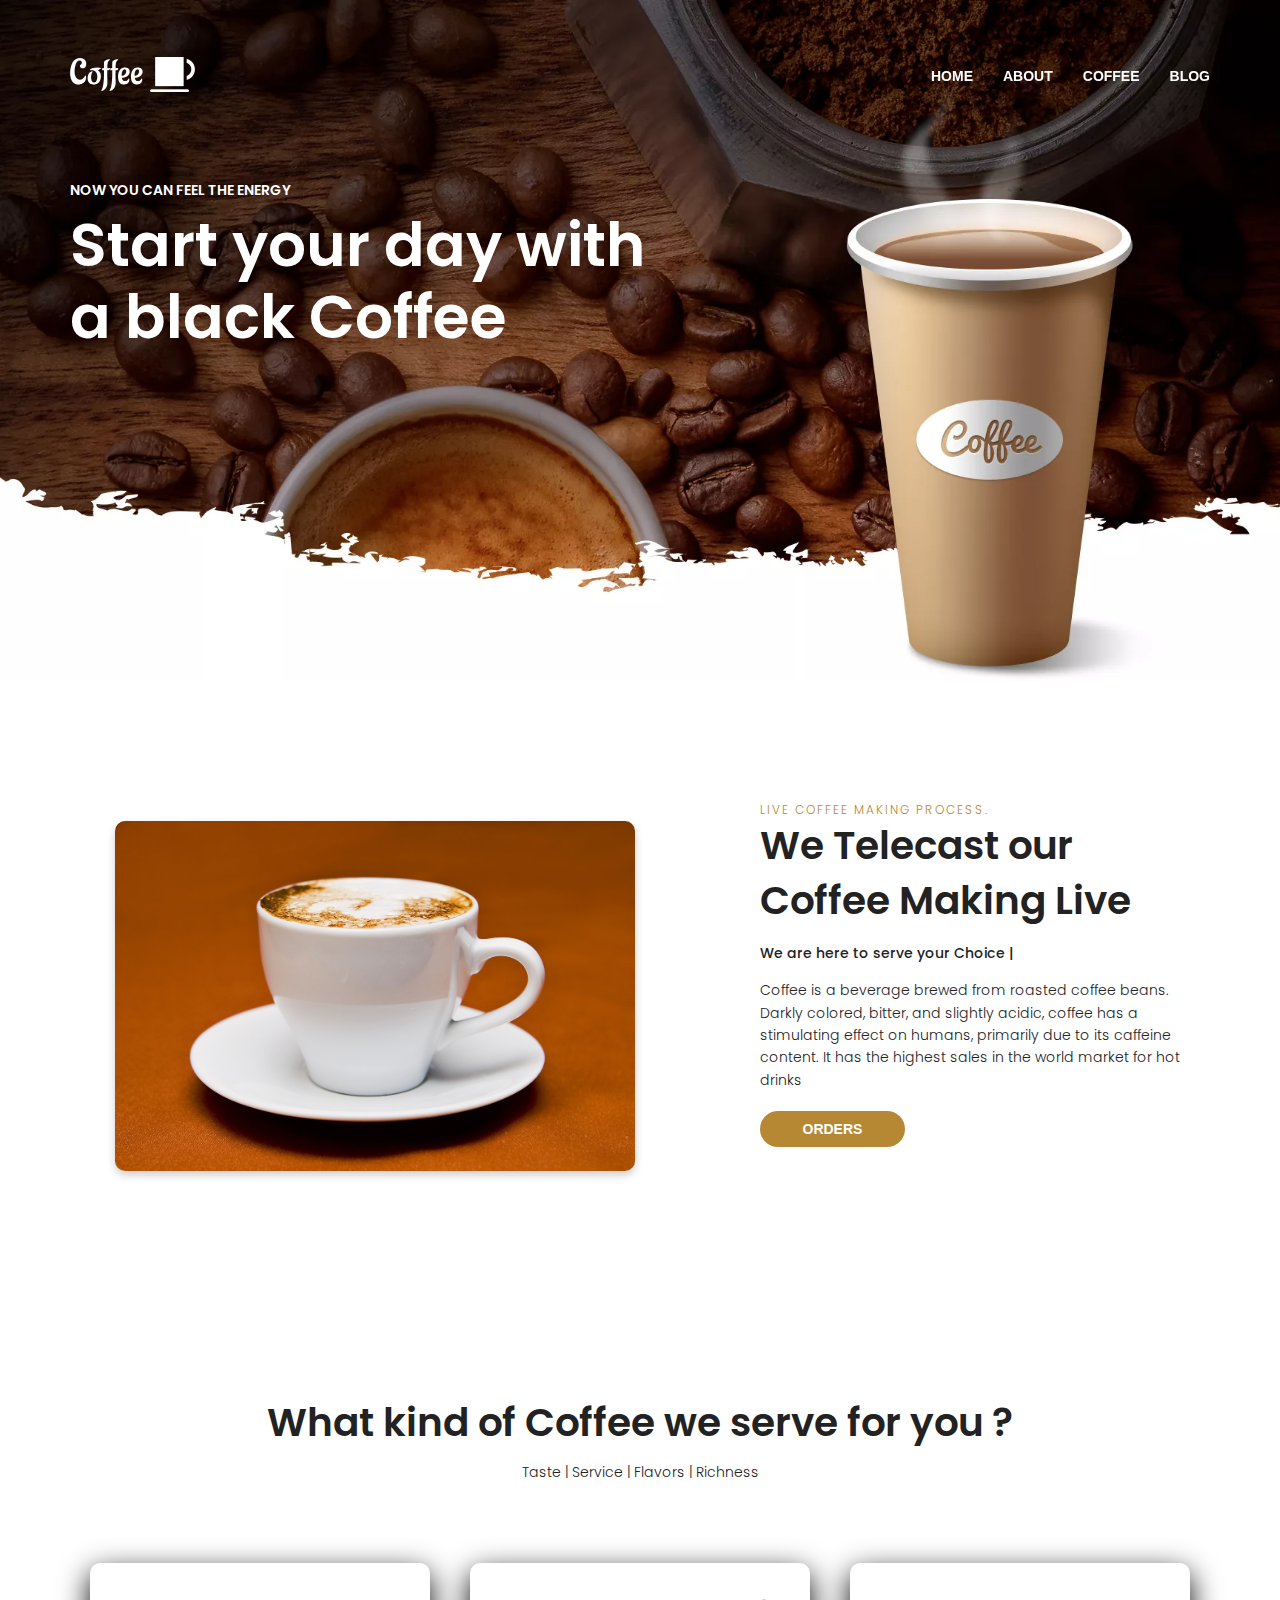
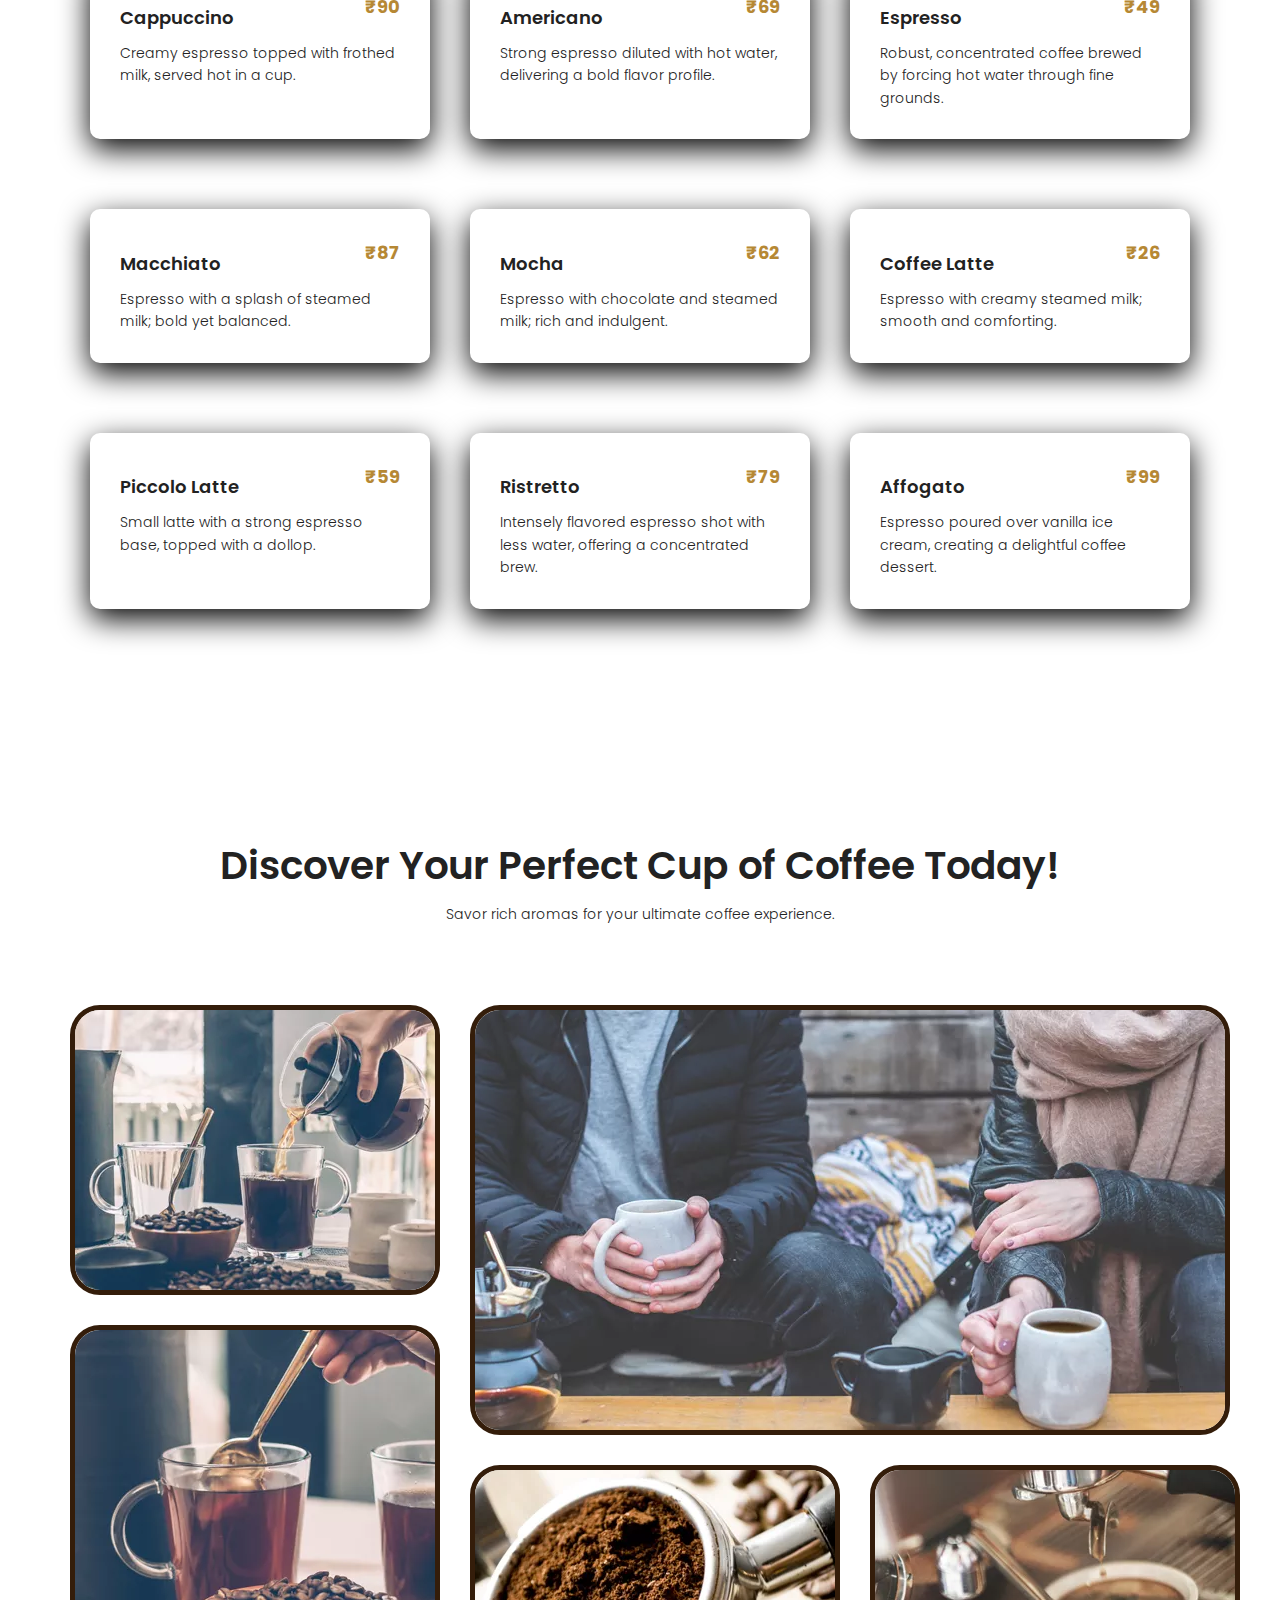
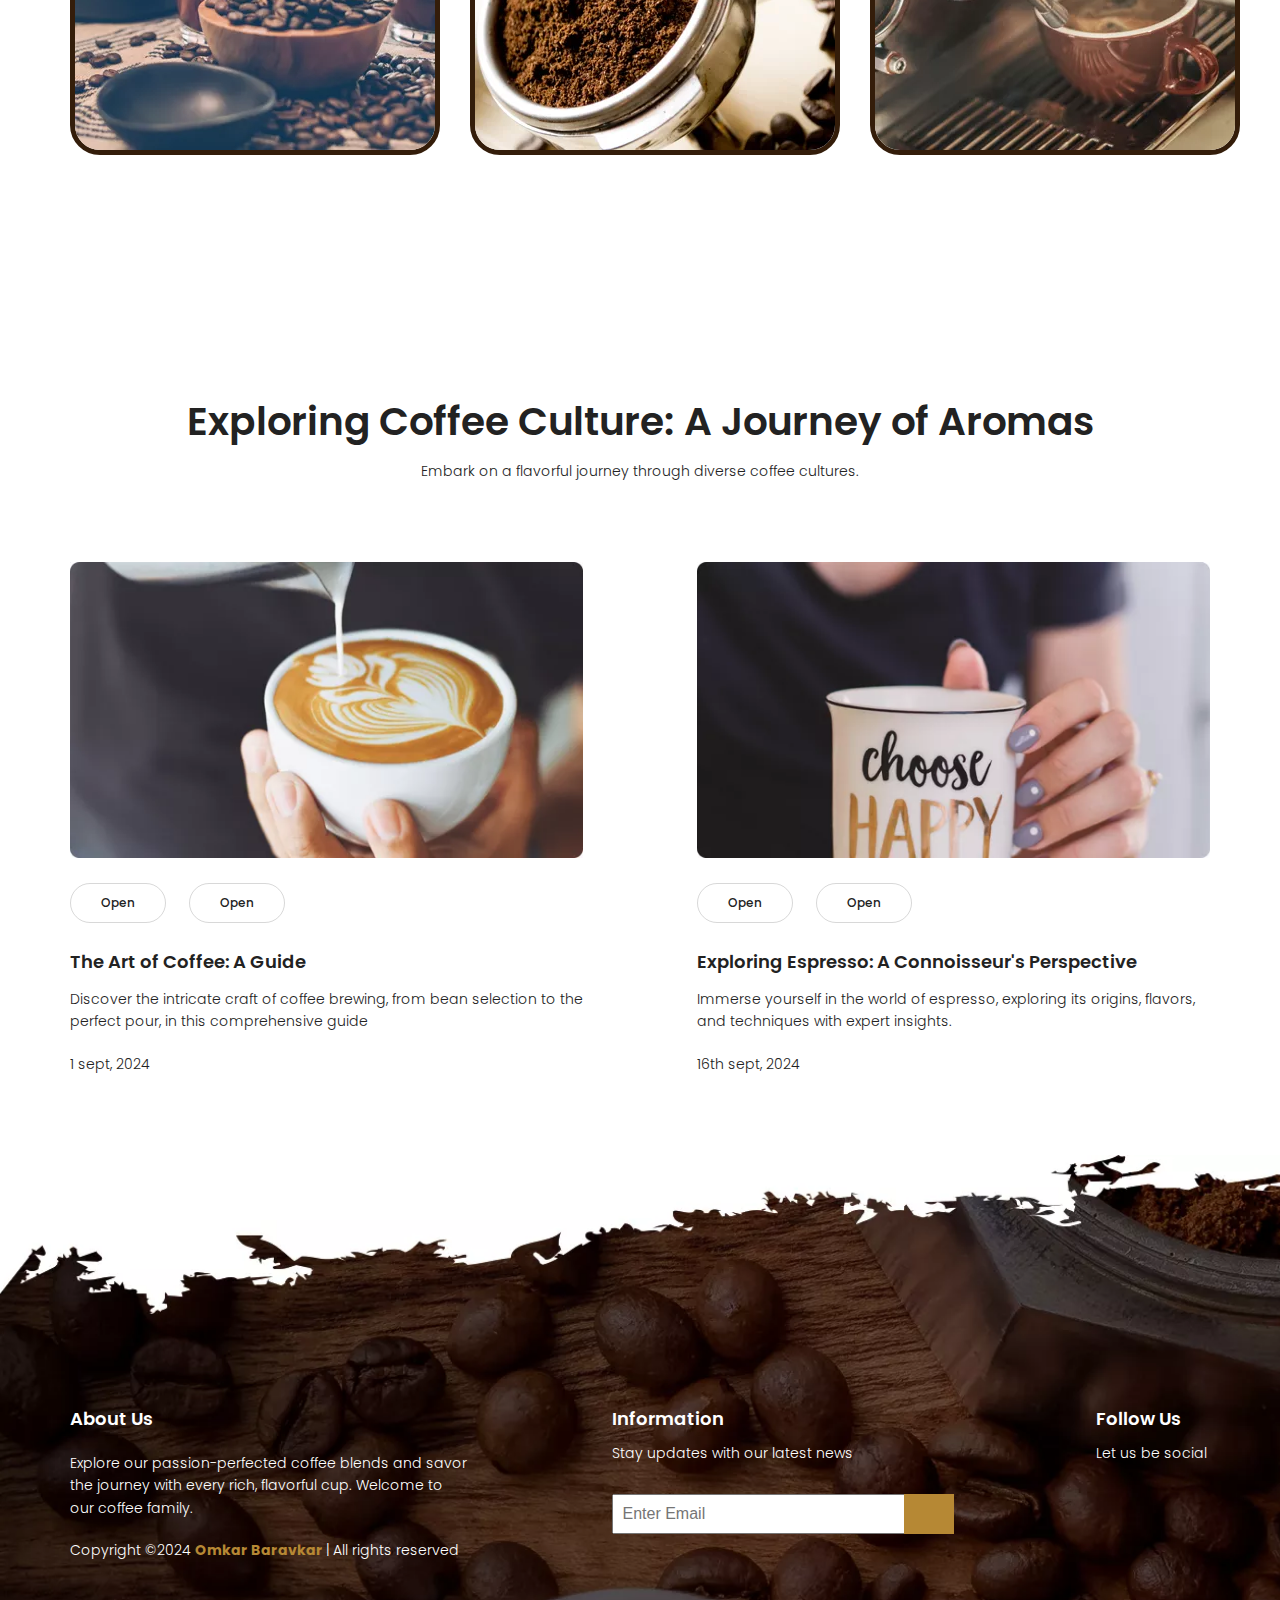
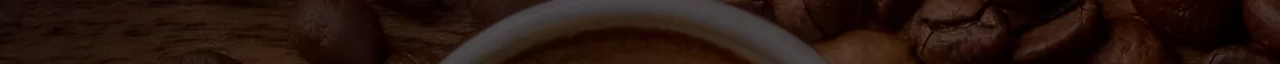
<file: index.html>
<!DOCTYPE html>
<html lang="en">
<head>
    <meta charset="UTF-8">
    <meta name="viewport" content="width=device-width, initial-scale=1.0">
    <title>Coffee Shop Website</title>
    <link rel="stylesheet" href="style.css">
    <link
        href="https://fonts.googleapis.com/css?family=Poppins:100,100italic,200,200italic,300,300italic,regular,italic,500,500italic,600,600italic,700,700italic,800,800italic,900,900italic"
        rel="stylesheet" />
    <link rel='stylesheet' href='https://cdnjs.cloudflare.com/ajax/libs/font-awesome/6.5.2/css/all.css'
        integrity='sha512-U9Y1sGB3sLIpZm3ePcrKbXVhXlnQNcuwGQJ2WjPjnp6XHqVTdgIlbaDzJXJIAuCTp3y22t+nhI4B88F/5ldjFA=='
        crossorigin='anonymous' />
</head>
<body>
    <div class="main-container">
        <header class="header-section">
            <div class="header-section__top-bar responsive-container">
            <marquee>
                <ul class="header-section__top-bar-text">
                    <li>
                        <p>Mon-Fri: 8am to 2pm</p>
                    </li>
                    <li>
                        <p>Sat-Sun: 11am to 4pm</p>
                    </li>
                    <li>
                        <p>9309-283-954</p>
                    </li>
                </ul>
            </marquee>
            </div>
            <nav class="header-section__nav responsive-container">
                <div class="navbar__logo-div">
                    <img class="navbar__logo" src="./Images/Coffee-logo.png" alt="Coffee Logo">
                </div>
                <div class="navbar__links-div">
                    <ul class="navbar__links">
                        <li><a href="#section-1" class="white-clr">HOME</a></li>
                        <li><a href="#section-2" class="white-clr">ABOUT</a></li>
                        <li><a href="#section-3" class="white-clr">COFFEE</a></li>
                        <li><a href="#section-6" class="white-clr">BLOG</a></li>
                    </ul>
                </div>
            </nav>
            <nav class="header-section__nav-mobile responsive-container">
                <div class="navbar__logo-div">
                    <img class="navbar__logo" src="./Images/Coffee-logo.png" alt="Coffee Logo">
                </div>
                <i class="fa-solid fa-bars"></i>
                <div class="navbar__links-div">
                    <ul class="navbar__links-mobile">
                        <li><a href="#section-1" class="white-clr">HOME</a></li>
                        <li><a href="#section-2" class="white-clr">ABOUT</a></li>
                        <li><a href="#section-3" class="white-clr">COFFEE</a></li>
                        <li><a href="#section-5" class="white-clr">REVIEW</a></li>
                        <li><a href="#section-6" class="white-clr">BLOG</a></li>
                    </ul>
                </div>
            </nav>
        </header>
        <main class="main-section">
            <section class="section-1" id="section-1">
                <div class="section-1-div  responsive-container">
                    <span class="section-1__span-text">NOW YOU CAN FEEL THE ENERGY</span>
                    <h1 class="section-1__main-heading">Start your day with <br> a black Coffee</h1>
                    
                </div>
            </section>
            <section class="section-2 responsive-container" id="section-2">
                <div class="section-2-left">
                    <img src="cup.jpg" alt="Image">                </div>
                <div class="section-2-right">
                    <span class="section-2-right__span">LIVE COFFEE MAKING PROCESS.</span>
                    <h2 class="section-2-right__h2 black-clr">We Telecast our Coffee Making Live</h2>
                    <h4 class="section-2-right__h4 black-clr">We are here to serve your Choice |</h4>
                    <p class="section-2-right__p black-clr">Coffee is a beverage brewed from roasted coffee beans. Darkly colored, bitter, and slightly acidic, coffee has a stimulating effect on humans, primarily due to its caffeine content. It has the highest sales in the world market for hot drinks</p>
                    <a href="orders.html">
                        <button class="section-2-right__button-secondary">ORDERS</button>
                      </a>
                </div>
            </section>
            <section class="section-3 responsive-container common-padding" id="section-3">
                <h2 class="section-3__h2 black-clr text-center">What kind of Coffee we serve for you ?</h2>
                <p class="section-3__p black-clr text-center">Taste | Service | Flavors | Richness</p>
                <div class="section-3__card-main-div">
                    <div class="section-3__card black-clr">
                        <div class="section-3__coffee-descp">
                            <h3>Cappuccino</h3>
                            <p>₹90</p>
                        </div>
                        <p>Creamy espresso topped with frothed milk, served hot in a cup.</p>
                    </div>
                    <div class="section-3__card black-clr">
                        <div class="section-3__coffee-descp">
                            <h3>Americano</h3>
                            <p>₹69</p>
                        </div>
                        <p>Strong espresso diluted with hot water, delivering a bold flavor profile.</p>
                    </div>
                    <div class="section-3__card black-clr">
                        <div class="section-3__coffee-descp">
                            <h3>Espresso</h3>
                            <p>₹49</p>
                        </div>
                        <p>Robust, concentrated coffee brewed by forcing hot water through fine grounds.</p>
                    </div>
                    <div class="section-3__card black-clr">
                        <div class="section-3__coffee-descp">
                            <h3>Macchiato</h3>
                            <p>₹87</p>
                        </div>
                        <p>Espresso with a splash of steamed milk; bold yet balanced.</p>
                    </div>
                    <div class="section-3__card black-clr">
                        <div class="section-3__coffee-descp">
                            <h3>Mocha</h3>
                            <p>₹62</p>
                        </div>
                        <p>Espresso with chocolate and steamed milk; rich and indulgent.</p>
                    </div>
                    <div class="section-3__card black-clr">
                        <div class="section-3__coffee-descp">
                            <h3>Coffee Latte</h3>
                            <p>₹26</p>
                        </div>
                        <p>Espresso with creamy steamed milk; smooth and comforting.</p>
                    </div>
                    <div class="section-3__card black-clr">
                        <div class="section-3__coffee-descp">
                            <h3>Piccolo Latte</h3>
                            <p>₹59</p>
                        </div>
                        <p>Small latte with a strong espresso base, topped with a dollop.</p>
                    </div>
                    <div class="section-3__card black-clr">
                        <div class="section-3__coffee-descp">
                            <h3>Ristretto</h3>
                            <p>₹79</p>
                        </div>
                        <p>Intensely flavored espresso shot with less water, offering a concentrated brew.</p>
                    </div>
                    <div class="section-3__card black-clr">
                        <div class="section-3__coffee-descp">
                            <h3>Affogato</h3>
                            <p>₹99</p>
                        </div>
                        <p>Espresso poured over vanilla ice cream, creating a delightful coffee dessert.</p>
                    </div>
                </div>
            </section>
            <section class="section-4 responsive-container common-padding" id="section-4">
                <h2 class="section-4__h2 black-clr text-center">Discover Your Perfect Cup of Coffee Today!</h2>
                <p class="section-4__p black-clr text-center">Savor rich aromas for your ultimate coffee experience.</p>
                <div class="section-4__img-div">
                    <img src="./Images/Section-4-Images/section-4-img-1.webp" alt="Section 4 Image 1">
                    <img src="./Images/Section-4-Images/section-4-img-2.webp" alt="Section 4 Image 2">
                    <img src="./Images/Section-4-Images/section-4-img-3.webp" alt="Section 4 Image 3">
                    <img src="./Images/Section-4-Images/section-4-img-4.webp" alt="Section 4 Image 4">
                    <img src="./Images/Section-4-Images/section-4-img-5.webp" alt="Section 4 Image 5">
                </div>
            </section>
          
            <section class="section-6 responsive-container" id="section-6">
                <h2 class="section-6__h2 black-clr text-center">Exploring Coffee Culture: A Journey of Aromas</h2>
                <p class="section-6__p black-clr text-center">Embark on a flavorful journey through diverse coffee
                    cultures.</p>
                <div class="section-6__blog-div">
                    <div class="section-6__blog">
                        <img src="./Images/Section-6-Images/Blog-image-1.webp" alt="Blog-image-1">
                        <div class="section-6__blog-category">
                            <a href="#">Open</a>
                            <a href="#">Open</a>
                        </div>
                        <h5 class="section-6__blog-title black-clr">The Art of Coffee: A Guide</h5>
                        <p class="section-6__blog-descp black-clr">Discover the intricate craft of coffee brewing, from
                            bean
                            selection to the perfect pour, in this comprehensive guide</p>
                        <p class="section-6__blog-date black-clr">1 sept, 2024</p>
                    </div>
                    <div class="section-6__blog">
                        <img src="./Images/Section-6-Images/Blog-image-2.webp" alt="Blog-image-2">
                        <div class="section-6__blog-category">
                            <a href="#">Open</a>
                            <a href="#">Open</a>
                        </div>
                        <h5 class="section-6__blog-title black-clr">Exploring Espresso: A Connoisseur's Perspective</h5>
                        <p class="section-6__blog-descp black-clr">Immerse yourself in the world of espresso, exploring
                            its
                            origins, flavors, and techniques with expert insights.</p>
                        <p class="section-6__blog-date black-clr">16th sept, 2024</p>
                    </div>
                </div>
            </section>
            <footer class="footer common-padding">
                <div class="responsive-container">
                    <div class="footer__about-div">
                        <h4>About Us</h4>
                        <p>Explore our passion-perfected coffee blends and savor the journey with every rich, flavorful cup. Welcome to our coffee family.</p>
                        <p class="footer_copyright-text">Copyright ©2024 <span>Omkar Baravkar </span> | All rights reserved</p>
                    </div>
                    <div class="footer__newsletter">
                        <h4>Information</h4>
                        <p>Stay updates with our latest news</p>
                        <div class="footer__search-div">
                            <input type="search" placeholder="Enter Email">
                            <button><i class="fa-solid fa-arrow-right"></i></button>
                            <p id="output"></p>
                        </div>
                    </div>
                    <div class="footer__follow-us">
                        <h4>Follow Us </h4>
                        <p>Let us be social</p>
                        <div class="footer__social-links">
                            <a href="https://www.instagram.com/omkar__baravkar/"><i class="fa-brands fa-instagram"></i></a>
                            <a href="https://github.com/omkarbaravkar12"><i class="fa-brands fa-github"></i></a>
                            <a href="https://www.linkedin.com/in/omkar-baravkar-4303a92b7/"><i class="fa-brands fa-linkedin"></i></a>
                        </div>
                    </div>
                </div>
            </footer>
        </main>
    </div>
    <script src="app.js" type="module"></script>
</body>
</html>
</file>
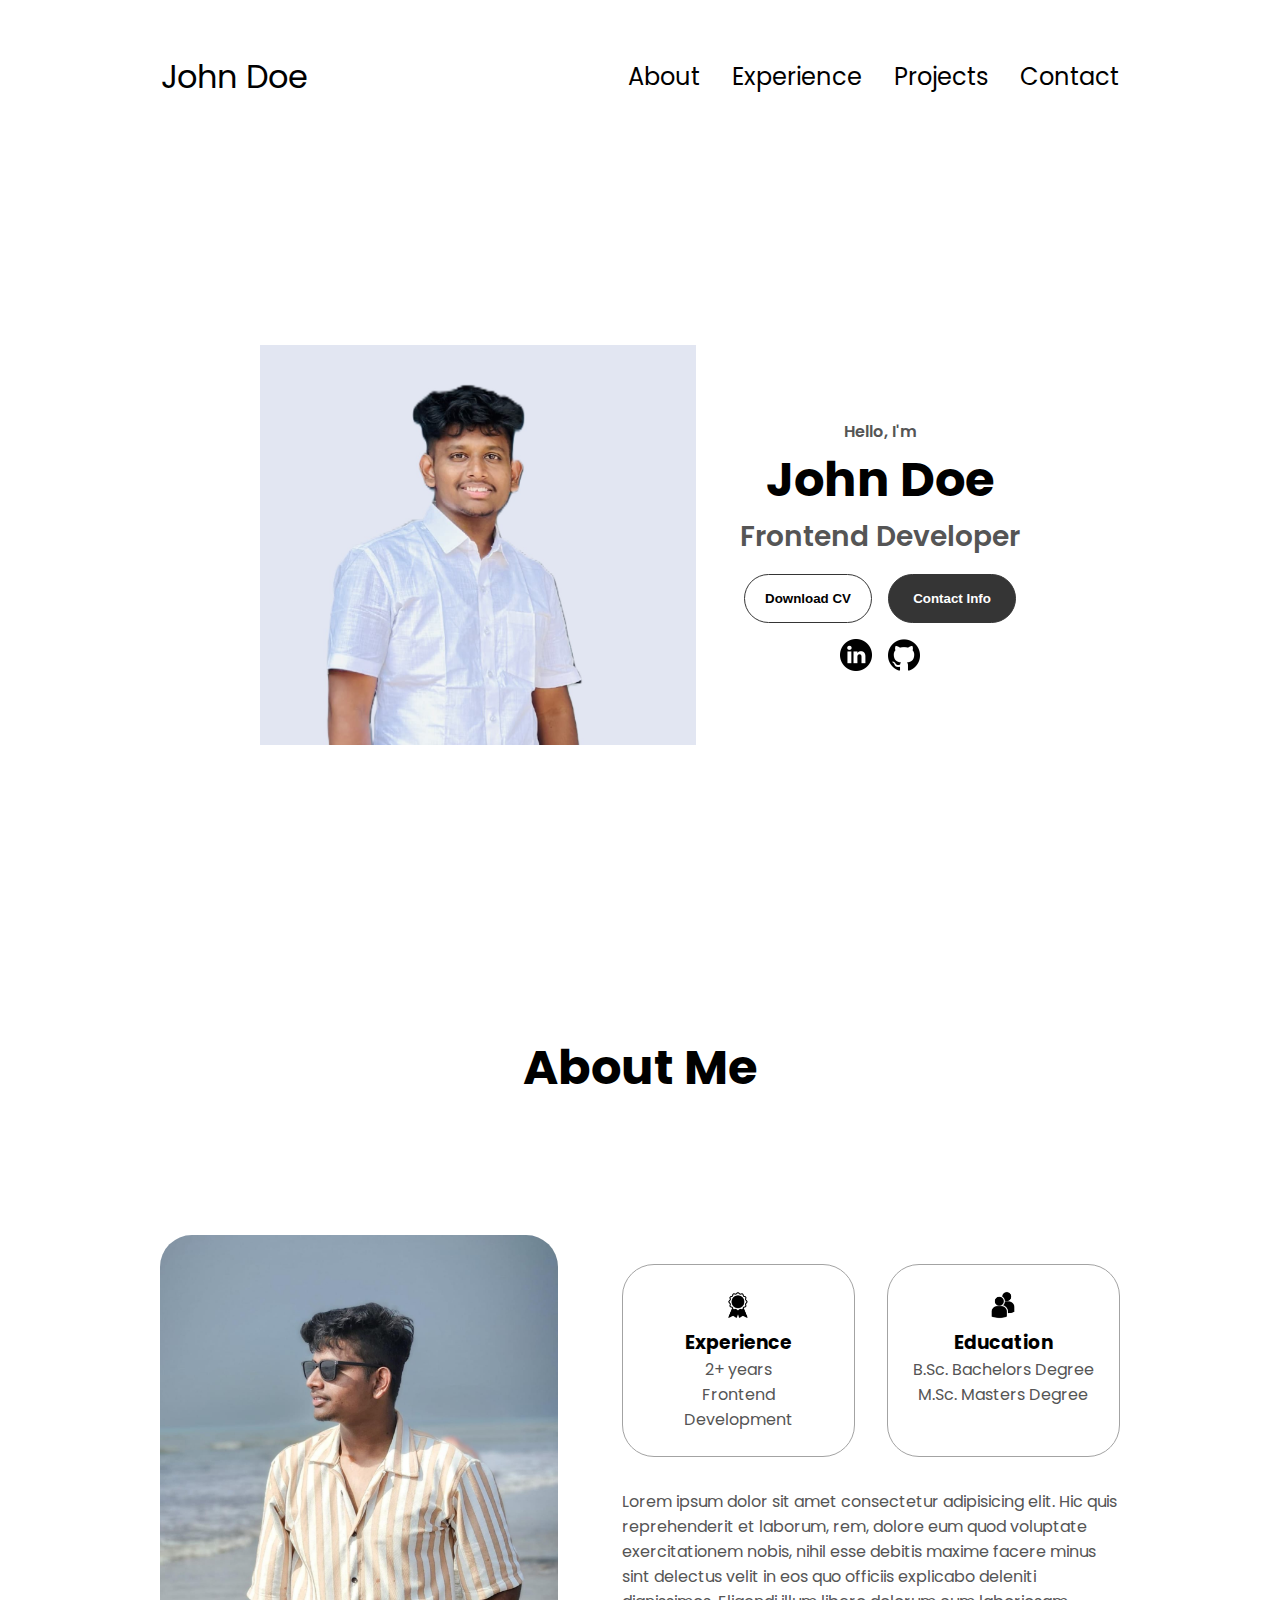
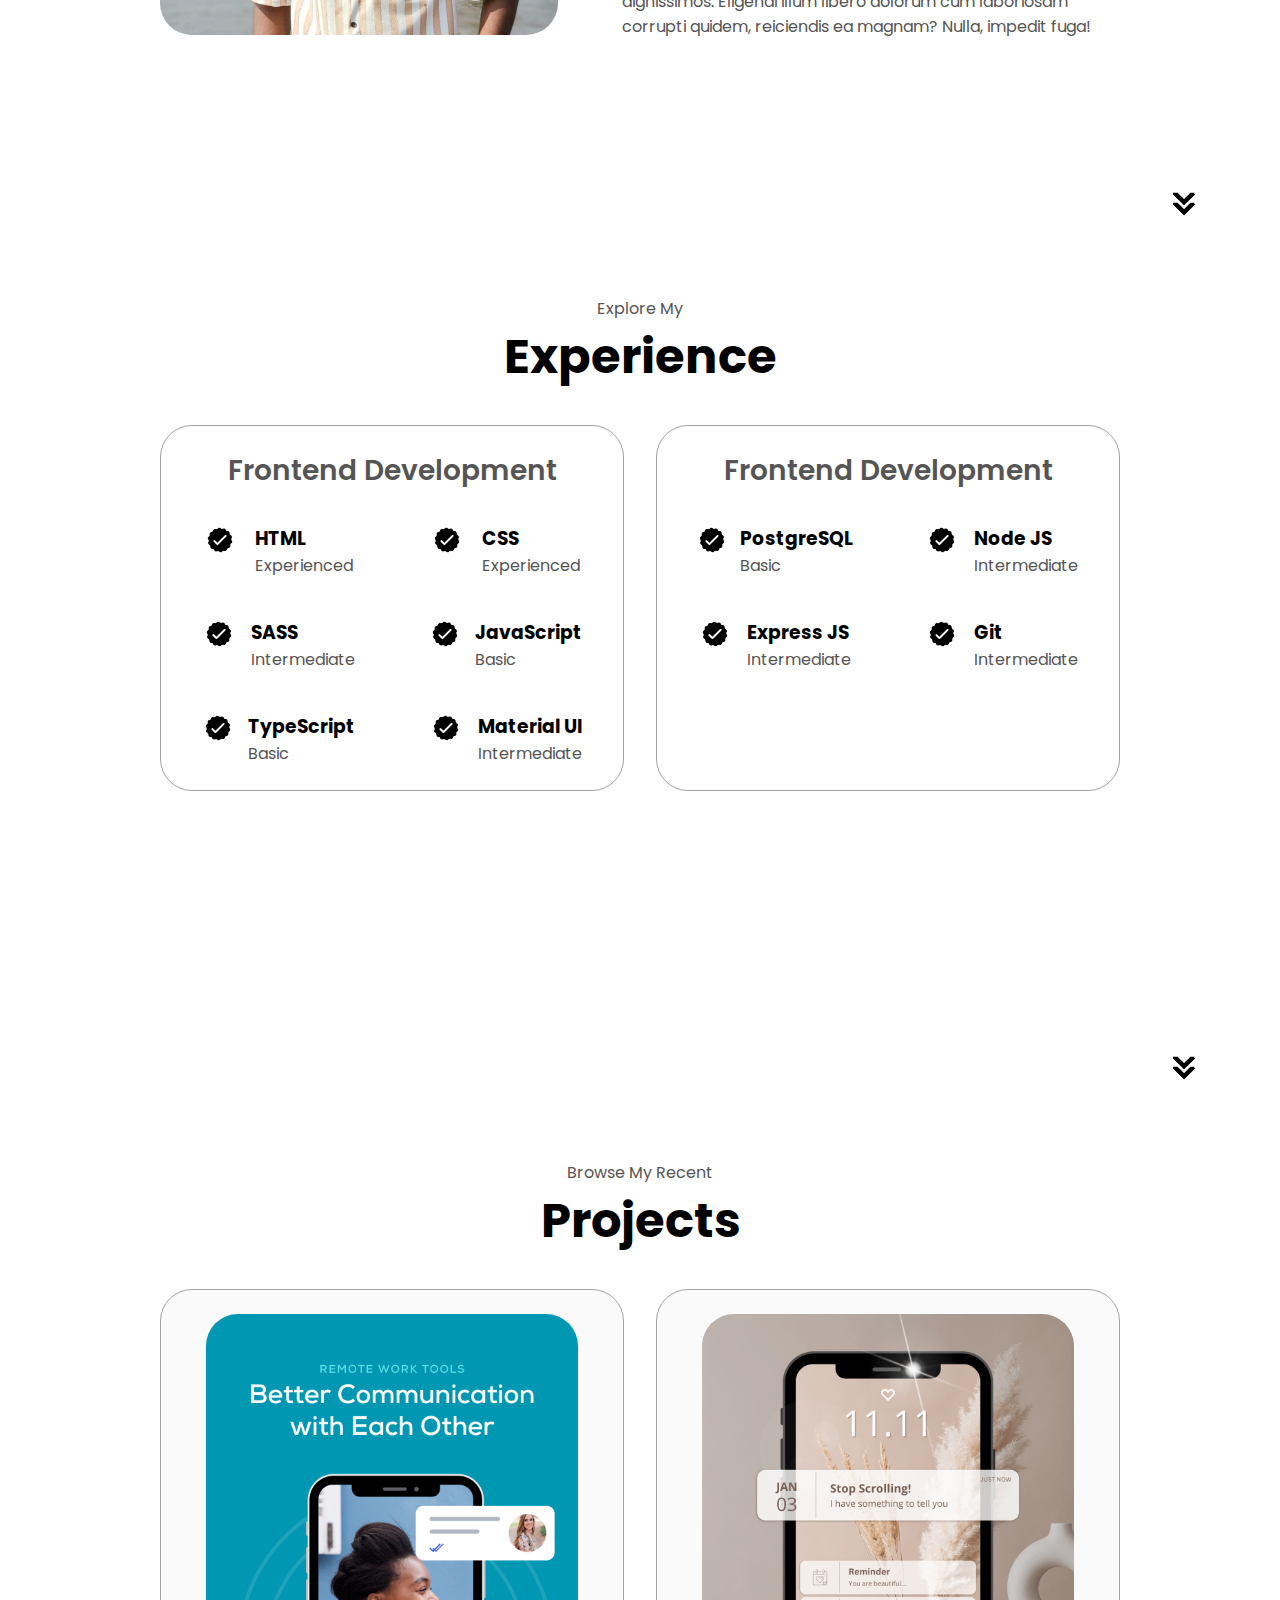
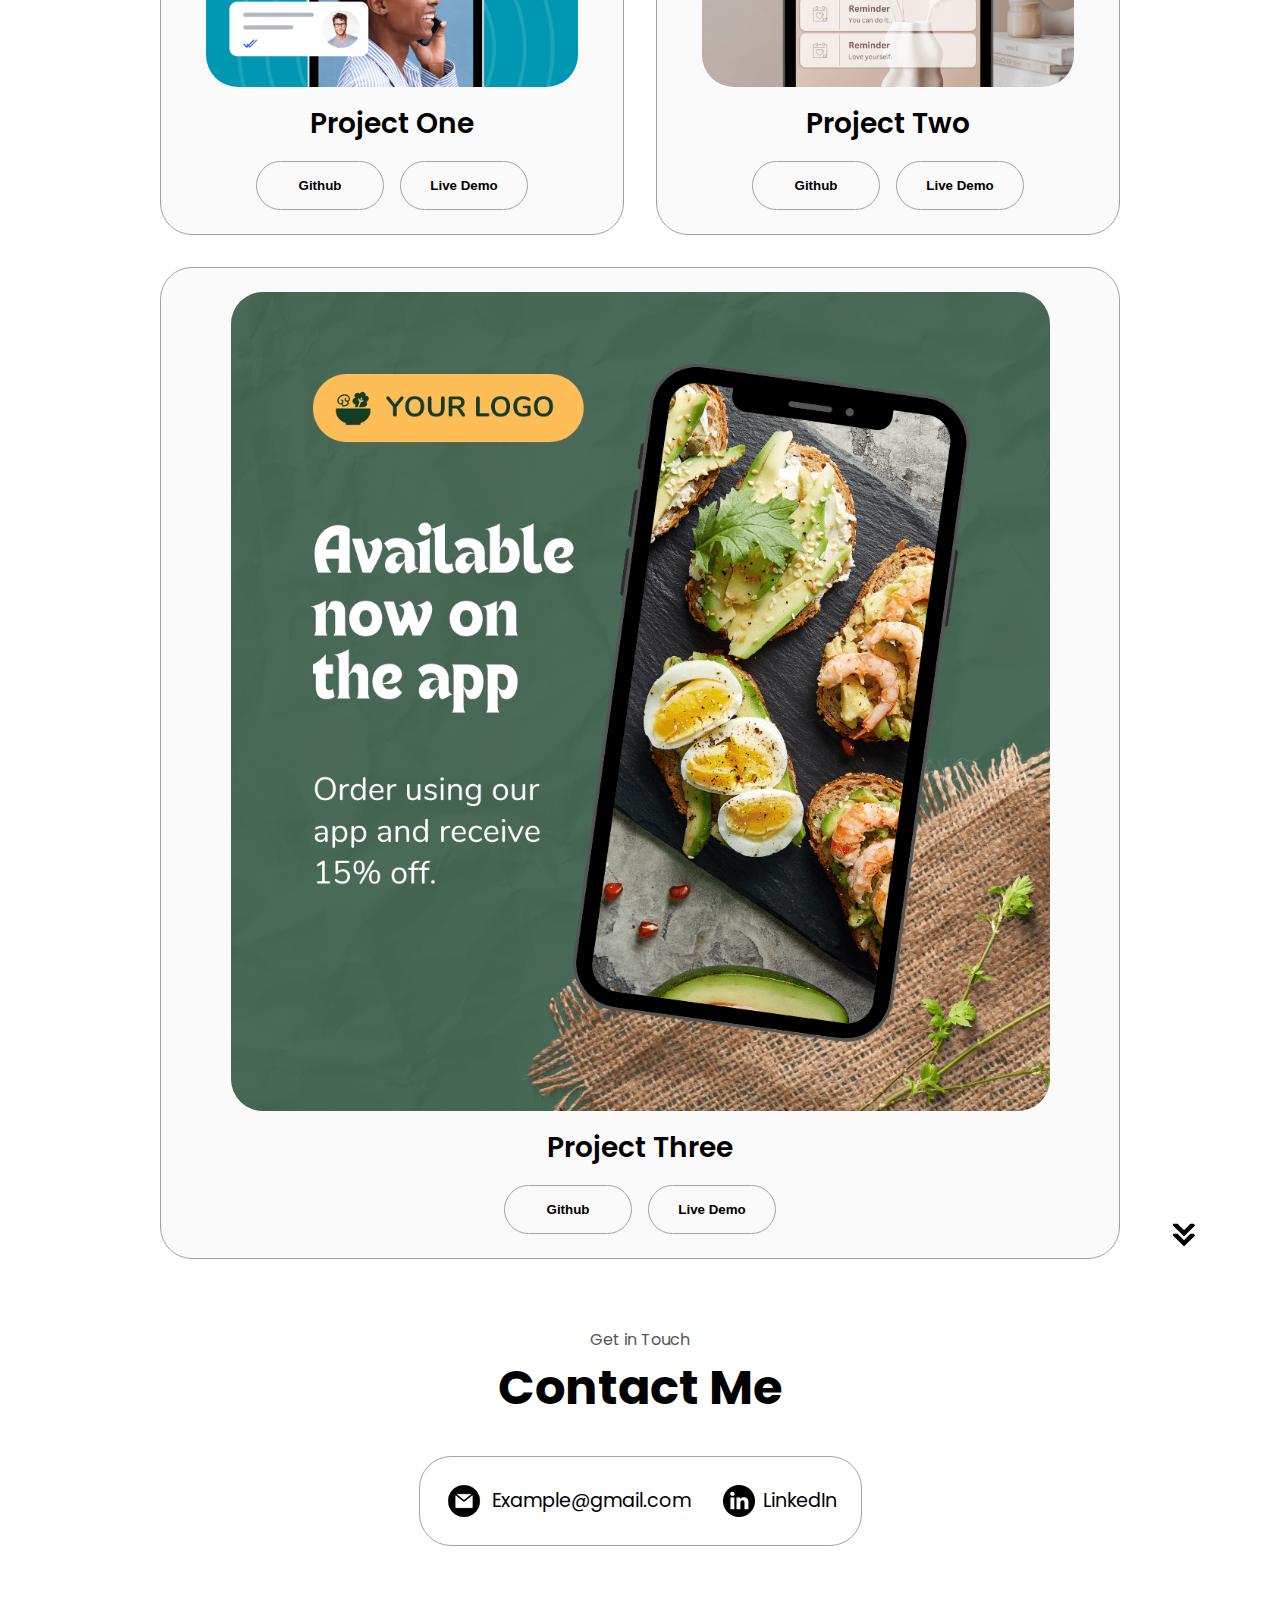
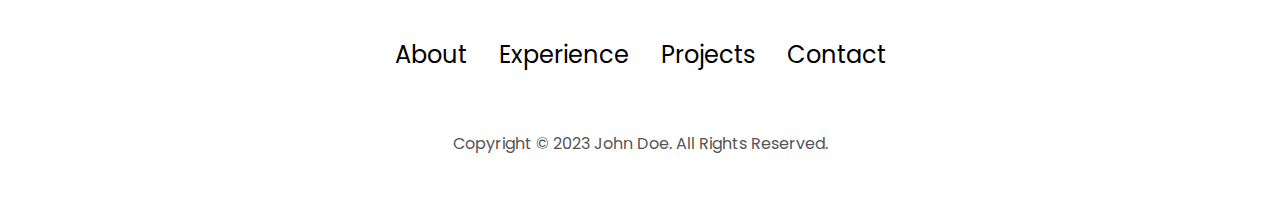
<file: a/original-portfolio/index.html>
<!DOCTYPE html>
<html lang="en">
  <head>
    <meta charset="UTF-8" />
    <meta http-equiv="X-UA-Compatible" content="IE=edge" />
    <meta name="viewport" content="width=device-width, initial-scale=1.0" />
    <title>My Portfolio</title>
    <link rel="stylesheet" href="style.css" />
    <link rel="stylesheet" href="mediaqueries.css" />
  </head>
  <body>
    <nav id="desktop-nav">
      <div class="logo">John Doe</div>
      <div>
        <ul class="nav-links">
          <li><a href="#about">About</a></li>
          <li><a href="#experience">Experience</a></li>
          <li><a href="#projects">Projects</a></li>
          <li><a href="#contact">Contact</a></li>
        </ul>
      </div>
    </nav>
    <nav id="hamburger-nav">
      <div class="logo">John Doe</div>
      <div class="hamburger-menu">
        <div class="hamburger-icon" onclick="toggleMenu()">
          <span></span>
          <span></span>
          <span></span>
        </div>
        <div class="menu-links">
          <li><a href="#about" onclick="toggleMenu()">About</a></li>
          <li><a href="#experience" onclick="toggleMenu()">Experience</a></li>
          <li><a href="#projects" onclick="toggleMenu()">Projects</a></li>
          <li><a href="#contact" onclick="toggleMenu()">Contact</a></li>
        </div>
      </div>
    </nav>
    <section id="profile">
      <div class="section__pic-container">
        <img src="./assets/omkar2img.jpg" alt="John Doe profile picture" />
      </div>
      <div class="section__text">
        <p class="section__text__p1">Hello, I'm</p>
        <h1 class="title">John Doe</h1>
        <p class="section__text__p2">Frontend Developer</p>
        <div class="btn-container">
          <button
            class="btn btn-color-2"
            onclick="window.open('./assets/resume-example.pdf')"
          >
            Download CV
          </button>
          <button class="btn btn-color-1" onclick="location.href='./#contact'">
            Contact Info
          </button>
        </div>
        <div id="socials-container">
          <img
            src="./assets/linkedin.png"
            alt="My LinkedIn profile"
            class="icon"
            onclick="location.href='https://linkedin.com/'"
          />
          <img
            src="./assets/github.png"
            alt="My Github profile"
            class="icon"
            onclick="location.href='https://github.com/'"
          />
        </div>
      </div>
    </section>
    <section id="about">
      <p class="section__text__p1"></p>
      <h1 class="title">About Me</h1>
      <div class="section-container">
        <div class="section__pic-container">
          <img
            src="./assets/WhatsApp Image 2025-05-26 at 10.06.34_d749fee8.jpg"
            alt="Profile picture"
            class="about-pic"
          />
        </div>
        <div class="about-details-container">
          <div class="about-containers">
            <div class="details-container">
              <img
                src="./assets/experience.png"
                alt="Experience icon"
                class="icon"
              />
              <h3>Experience</h3>
              <p>2+ years <br />Frontend Development</p>
            </div>
            <div class="details-container">
              <img
                src="./assets/education.png"
                alt="Education icon"
                class="icon"
              />
              <h3>Education</h3>
              <p>B.Sc. Bachelors Degree<br />M.Sc. Masters Degree</p>
            </div>
          </div>
          <div class="text-container">
            <p>
              Lorem ipsum dolor sit amet consectetur adipisicing elit. Hic quis
              reprehenderit et laborum, rem, dolore eum quod voluptate
              exercitationem nobis, nihil esse debitis maxime facere minus sint
              delectus velit in eos quo officiis explicabo deleniti dignissimos.
              Eligendi illum libero dolorum cum laboriosam corrupti quidem,
              reiciendis ea magnam? Nulla, impedit fuga!
            </p>
          </div>
        </div>
      </div>
      <img
        src="./assets/arrow.png"
        alt="Arrow icon"
        class="icon arrow"
        onclick="location.href='./#experience'"
      />
    </section>
    <section id="experience">
      <p class="section__text__p1">Explore My</p>
      <h1 class="title">Experience</h1>
      <div class="experience-details-container">
        <div class="about-containers">
          <div class="details-container">
            <h2 class="experience-sub-title">Frontend Development</h2>
            <div class="article-container">
              <article>
                <img
                  src="./assets/checkmark.png"
                  alt="Experience icon"
                  class="icon"
                />
                <div>
                  <h3>HTML</h3>
                  <p>Experienced</p>
                </div>
              </article>
              <article>
                <img
                  src="./assets/checkmark.png"
                  alt="Experience icon"
                  class="icon"
                />
                <div>
                  <h3>CSS</h3>
                  <p>Experienced</p>
                </div>
              </article>
              <article>
                <img
                  src="./assets/checkmark.png"
                  alt="Experience icon"
                  class="icon"
                />
                <div>
                  <h3>SASS</h3>
                  <p>Intermediate</p>
                </div>
              </article>
              <article>
                <img
                  src="./assets/checkmark.png"
                  alt="Experience icon"
                  class="icon"
                />
                <div>
                  <h3>JavaScript</h3>
                  <p>Basic</p>
                </div>
              </article>
              <article>
                <img
                  src="./assets/checkmark.png"
                  alt="Experience icon"
                  class="icon"
                />
                <div>
                  <h3>TypeScript</h3>
                  <p>Basic</p>
                </div>
              </article>
              <article>
                <img
                  src="./assets/checkmark.png"
                  alt="Experience icon"
                  class="icon"
                />
                <div>
                  <h3>Material UI</h3>
                  <p>Intermediate</p>
                </div>
              </article>
            </div>
          </div>
          <div class="details-container">
            <h2 class="experience-sub-title">Frontend Development</h2>
            <div class="article-container">
              <article>
                <img
                  src="./assets/checkmark.png"
                  alt="Experience icon"
                  class="icon"
                />
                <div>
                  <h3>PostgreSQL</h3>
                  <p>Basic</p>
                </div>
              </article>
              <article>
                <img
                  src="./assets/checkmark.png"
                  alt="Experience icon"
                  class="icon"
                />
                <div>
                  <h3>Node JS</h3>
                  <p>Intermediate</p>
                </div>
              </article>
              <article>
                <img
                  src="./assets/checkmark.png"
                  alt="Experience icon"
                  class="icon"
                />
                <div>
                  <h3>Express JS</h3>
                  <p>Intermediate</p>
                </div>
              </article>
              <article>
                <img
                  src="./assets/checkmark.png"
                  alt="Experience icon"
                  class="icon"
                />
                <div>
                  <h3>Git</h3>
                  <p>Intermediate</p>
                </div>
              </article>
            </div>
          </div>
        </div>
      </div>
      <img
        src="./assets/arrow.png"
        alt="Arrow icon"
        class="icon arrow"
        onclick="location.href='./#projects'"
      />
    </section>
    <section id="projects">
      <p class="section__text__p1">Browse My Recent</p>
      <h1 class="title">Projects</h1>
      <div class="experience-details-container">
        <div class="about-containers">
          <div class="details-container color-container">
            <div class="article-container">
              <img
                src="./assets/project-1.png"
                alt="Project 1"
                class="project-img"
              />
            </div>
            <h2 class="experience-sub-title project-title">Project One</h2>
            <div class="btn-container">
              <button
                class="btn btn-color-2 project-btn"
                onclick="location.href='https://github.com/'"
              >
                Github
              </button>
              <button
                class="btn btn-color-2 project-btn"
                onclick="location.href='https://github.com/'"
              >
                Live Demo
              </button>
            </div>
          </div>
          <div class="details-container color-container">
            <div class="article-container">
              <img
                src="./assets/project-2.png"
                alt="Project 2"
                class="project-img"
              />
            </div>
            <h2 class="experience-sub-title project-title">Project Two</h2>
            <div class="btn-container">
              <button
                class="btn btn-color-2 project-btn"
                onclick="location.href='https://github.com/'"
              >
                Github
              </button>
              <button
                class="btn btn-color-2 project-btn"
                onclick="location.href='https://github.com/'"
              >
                Live Demo
              </button>
            </div>
          </div>
          <div class="details-container color-container">
            <div class="article-container">
              <img
                src="./assets/project-3.png"
                alt="Project 3"
                class="project-img"
              />
            </div>
            <h2 class="experience-sub-title project-title">Project Three</h2>
            <div class="btn-container">
              <button
                class="btn btn-color-2 project-btn"
                onclick="location.href='https://github.com/'"
              >
                Github
              </button>
              <button
                class="btn btn-color-2 project-btn"
                onclick="location.href='https://github.com/'"
              >
                Live Demo
              </button>
            </div>
          </div>
        </div>
      </div>
      <img
        src="./assets/arrow.png"
        alt="Arrow icon"
        class="icon arrow"
        onclick="location.href='./#contact'"
      />
    </section>
    <section id="contact">
      <p class="section__text__p1">Get in Touch</p>
      <h1 class="title">Contact Me</h1>
      <div class="contact-info-upper-container">
        <div class="contact-info-container">
          <img
            src="./assets/email.png"
            alt="Email icon"
            class="icon contact-icon email-icon"
          />
          <p><a href="mailto:examplemail@gmail.com">Example@gmail.com</a></p>
        </div>
        <div class="contact-info-container">
          <img
            src="./assets/linkedin.png"
            alt="LinkedIn icon"
            class="icon contact-icon"
          />
          <p><a href="https://www.linkedin.com">LinkedIn</a></p>
        </div>
      </div>
    </section>
    <footer>
      <nav>
        <div class="nav-links-container">
          <ul class="nav-links">
            <li><a href="#about">About</a></li>
            <li><a href="#experience">Experience</a></li>
            <li><a href="#projects">Projects</a></li>
            <li><a href="#contact">Contact</a></li>
          </ul>
        </div>
      </nav>
      <p>Copyright &#169; 2023 John Doe. All Rights Reserved.</p>
    </footer>
    <script src="script.js"></script>
  </body>
</html>
</file>
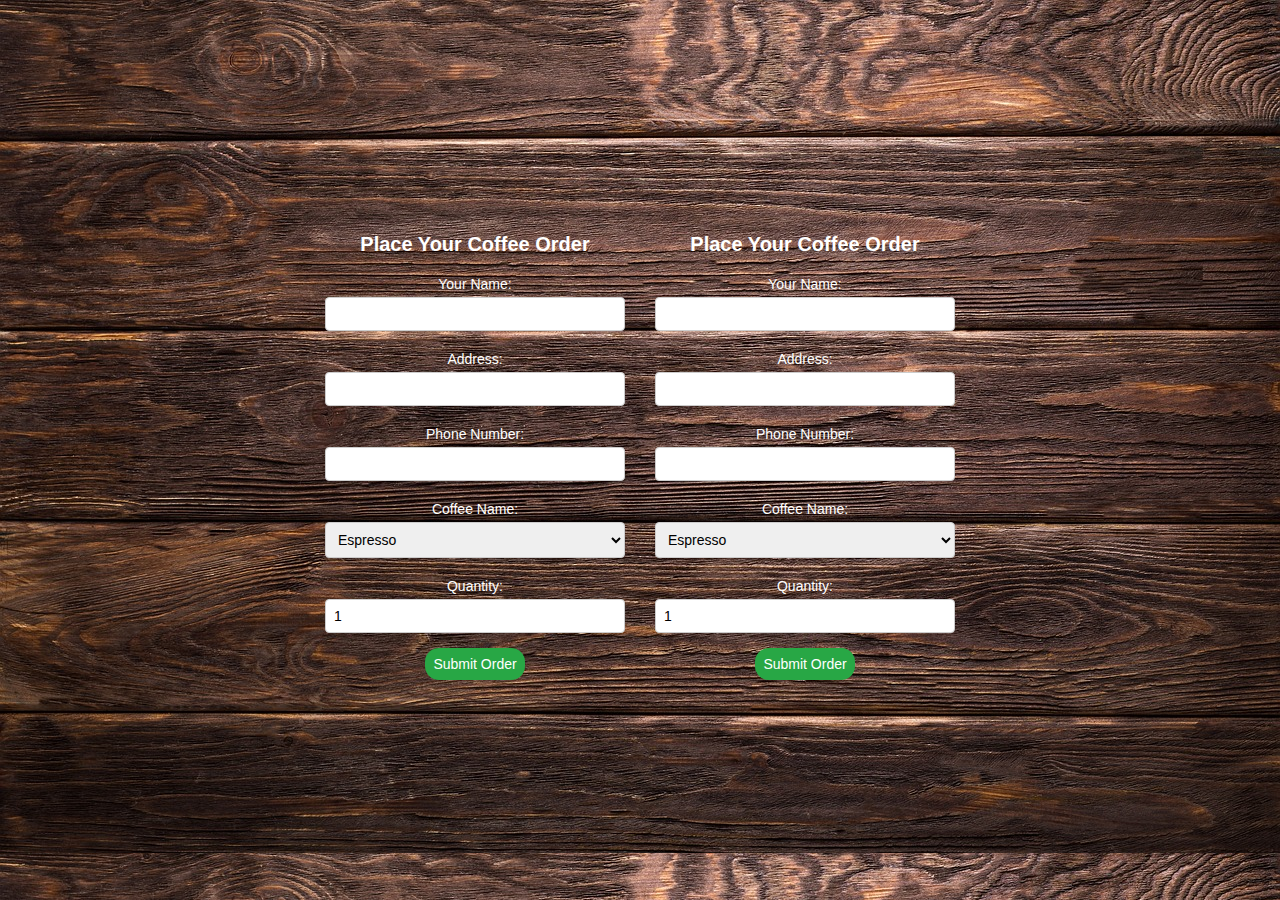
<file: orders.html>
<!DOCTYPE html>
<html lang="en">
<head>
    <meta charset="UTF-8">
    <meta name="viewport" content="width=device-width, initial-scale=1.0">
    <title>Order Coffee</title>
    <link rel="stylesheet" href="orders.css">
</head>
<body>
    
   

    
    
    
    <main>
        <section class="order-section">
            <h1>Place Your Coffee Order</h1>

            <form id="coffee-order-form" action="submit-order.html" method="POST">
                <label for="name">Your Name:</label>
                <input type="text" id="name" name="name" required>

                <label for="address">Address:</label>
                <input type="text" id="address" name="address" required>

                <label for="phone">Phone Number:</label>
                <input type="tel" id="phone" name="phone" required>

                <label for="coffee-name">Coffee Name:</label>
                <select id="coffee-name" name="coffee-name">
                    <option value="espresso">Espresso</option>
                    <option value="latte">Latte</option>
                    <option value="cappuccino">Cappuccino</option>
                    <option value="americano">Americano</option>
                    <option value="Macchiato">Macchiato</option>
                    <option value="Mocha">Mocha</option>
                    <option value="Ristretto">Ristretto</option>
                </select>

                <label for="quantity">Quantity:</label>
                <input type="number" id="quantity" name="quantity" value="1" min="1" required>

                <center><button type="submit">Submit Order</button></center>
            </form>
        </section>
    </main>
</body>
</html>

<!DOCTYPE html>
<html lang="en">
<head>
    <meta charset="UTF-8">
    <meta name="viewport" content="width=device-width, initial-scale=1.0">
    <title>Order Coffee</title>
    <link rel="stylesheet" href="orders.css">
</head>
<body>
    
   

    
    
    
    <main>
        <section class="order-section">
            <h1>Place Your Coffee Order</h1>

            <form id="coffee-order-form" action="submit-order.html" method="POST">
                <label for="name">Your Name:</label>
                <input type="text" id="name" name="name" required>

                <label for="address">Address:</label>
                <input type="text" id="address" name="address" required>

                <label for="phone">Phone Number:</label>
                <input type="tel" id="phone" name="phone" required>

                <label for="coffee-name">Coffee Name:</label>
                <select id="coffee-name" name="coffee-name">
                    <option value="espresso">Espresso</option>
                    <option value="latte">Latte</option>
                    <option value="cappuccino">Cappuccino</option>
                    <option value="americano">Americano</option>
                    <option value="Macchiato">Macchiato</option>
                    <option value="Mocha">Mocha</option>
                    <option value="Ristretto">Ristretto</option>
                </select>

                <label for="quantity">Quantity:</label>
                <input type="number" id="quantity" name="quantity" value="1" min="1" required>

                <center><button type="submit">Submit Order</button></center>
            </form>
        </section>
    </main>
</body>
</html>
</file>
<file: style.css>
/*css */

*{
    margin: 0;
    padding: 0;
    box-sizing: border-box;
}


/*html and css */

html{
    font-size: 10px;
    scroll-behavior: smooth;
}

body{
    font-family: 'Poppins',sans-serif;
    color: var(--pure-white);
}

.main-container{
    overflow-x: hidden;
}

/* css variables */

:root{
    /* colors */
    --primary-color: #341d0a;
    --secondary-color: #b68834;
    --pure-white: #fff;
    --black-color: #222222;
    --star-yellow: #FFA500;
    /*all font size shortcut */
    --fs-h1: 6rem;
    --fs-h2: 3.9rem;
    --fs-h3: 1.8rem;
    --fs-1-8: 1.8rem;
    --fs-1-4: 1.4rem;
    /*all font weight */
    --fw-very-light: 200;
    --fw-light: 300;
    --fw-regular: 400;
    --fw-500: 500;
    --fw-bold: 600;
    --fw-extra-bold: 700;
    --fw-black: 900;
    /* margin used in css */
    --common-margin-top: 8rem;
    /*padding in css */
    --common-padding-top: 20rem;
    --common-padding-top-1: 12rem;

}

/*common css */

.white-clr{
    color: var(--pure-white);
    font-family: Arial, Helvetica, sans-serif;
    font-weight: bold;
}

.white-clr:hover
{
    padding : 15px;
    background-color: #b68834;
}

.black-clr{
    color: var(--black-color);
}

.yellow-clr{
    color: var(--star-yellow);
}

h2{
    font-size: var(--fs-h2);
    line-height: 1.4;
    font-weight: var(--fw-bold);
}

h3{
    font-size: var(--fs-h3);
    font-weight: var(--fw-bold);
}

p,h4{
    font-size: var(--fs-1-4);
}

p{
    font-weight: var(--fw-light);
    line-height: 1.6;
}

.common-padding{
    padding-top: var(--common-padding-top);
}

.responsive-container{
    max-width: 1140px;
    width: 90%;
    margin: auto;
}

.text-center{
    text-align: center;
}

/*top bar css */

.header-section{
    position: fixed;
    top: 0;
    left: 0;
    width: 100%;
    padding: 2rem 0;
    transition: all 0.6s;
}

.top-bar-img{
    position: absolute;
    top: 0;
    bottom: 0;
    left: 0;
    right: 0;
    background-size: cover;
    width: 100%;
    z-index: -1;
}

.header-section__top-bar-text{
    display: flex;
    justify-content: end;
}

.header-section__top-bar-text li{
    list-style: none;
}

.header-section__top-bar-text li:not(:last-child){
    margin-right: 3rem;
}

/*navigation bar css */

.header-section__nav{
    display: flex;
    justify-content: space-between;
    align-items: center;
    margin-top: 1rem;
}

.header-section__nav-mobile{
    display: none;
}

.fa-bars{
    font-size: 2.5rem;
}

.navbar__logo-div img{
    width: 12.5rem;
}

.navbar__links,.navbar__links-mobile{
    display: flex;
    align-items: center;
    position: relative;
}

.navbar__links li,.navbar__links-mobile li{
    list-style: none;
}

.navbar__links li:not(:last-of-type){
    margin-right: 3rem;
}

.navbar__links li a,.navbar__links-mobile li a{
    text-decoration: none;
    font-size: var(--fs-1-4);
}

/*Section 1 */

.section-1{
    padding-top: 18rem;
    background-image: url(./Images/hero-section-banner.webp);
    background-size: cover;
    height: 68.1rem;
}

.section-1__span-text{
    font-size: var(--fs-1-4);
    font-weight: var(--fw-bold);
}

.section-1__main-heading{
    font-size: var(--fs-h1);
    font-weight: var(--fw-bold);
    line-height: 1.2;
    margin: 0.75rem 0 2.5rem;
}

.section-1__button-white,.section-2-right__button-secondary {
    padding: 1rem 4.25rem;
    border-radius: 3rem;
    font-size: 1.4rem;
    border: 0;
    outline: 0;
    background-color: var(--pure-white);
    font-family: inherit;
    font-weight: var(--fw-500);
    cursor: pointer;
    font-weight: bold;
    font-family: Arial, Helvetica, sans-serif;
}

.section-1__button-white:hover
{
    background-color: rgb(140, 66, 5);
}

/*section 2 */

.section-2-left {
    
    text-align: center; 
    margin: 20px; 
}

.section-2-left img {
    
    width: 520px; 
    max-width: 830px; 
    height: 350px; 
    border-radius: 10px; 
    box-shadow: 0 4px 8px rgba(0, 0, 0, 0.2); 
    transition: transform 0.3s ease; 
}

.section-2-left img:hover {
    transform: scale(1.05); 
}


.section-2{
    display: flex;
    flex-wrap: wrap;
    justify-content: space-between;
    padding-top: var(--common-padding-top-1);
}

.section-2-left,.section-2-right{
    flex-basis: 50%;
}

.section-2-left image{
    width: 100%;
    border-radius: 25px;
}

.section-2-right{
    max-width: 45rem;
}

.section-2-right__span{
    letter-spacing: 0.2rem;
    color: var(--secondary-color);
    font-size: 1.2rem;
    font-weight: var(--fw-light);
}

.section-2-right__h4{
    font-weight: var(--fw-500);
    padding: 1.5rem 0;
}

.section-2-right__p{
    padding-bottom: 2rem;
}

.section-2-right__button-secondary {
    background-color: var(--secondary-color);
    color: var(--pure-white);
}

.section-2-right__button-secondary:hover
{
    background-color: #674505;
}
/*section 3 */

.section-3{
    padding-top: var(--common-padding-top);
}

.section-3__p,.section-4__p,.section-5__p,.section-6__p{
    margin-top: 1rem;
}

.section-3__card-main-div{
    display: grid;
    grid-template-columns: repeat(auto-fit,34rem);
    gap: 4rem;
    margin-top: var(--common-margin-top);
    justify-content: center;
}

.section-3__card{
    padding: 2rem;
    box-shadow: 0 1rem 3rem 0 black;
    border-radius: 1rem;
    padding: 3rem 3rem;
    margin-bottom: 3rem;
}

.section-3__coffee-descp{
    display: flex;
    justify-content: space-between;
    align-items: center;
}

.section-3__coffee-descp p{
    font-size: var(--fs-1-8);
    font-weight: var(--fw-extra-bold);
    color: var(--secondary-color);
    margin-bottom: 2rem;
}

/*section 4 */

.section-4__img-div{
    display: grid;
    grid-template-columns: repeat(3,1fr);
    gap: 3rem;
    margin: var(--common-margin-top) 0 12rem;
   
    
}

.section-4__img-div img:nth-child(2){
    grid-column: 2/4;
   
}

.section-4__img-div img:nth-child(3){
    margin-top: -14rem;
   
}

.section-4__img-div img{
    border-radius: 30px;
    border : 5px solid #341d0a;
}

/*section 5*/

.section-5{
    background-color:var(--primary-color);
    padding: var(--common-padding-top-1) 0;
}

.section-5__testimonial-div{
    display: flex;
    flex-wrap: wrap;
    margin-top: var(--common-margin-top);
    justify-content: space-between;
}

.section-5__testimonial{
    flex-basis: 45%;
}

.section-5__testimonial p{
    margin: 1.5rem 0 3rem;
}

.section-5__testimonial p:nth-of-type(1){
    font-size: var(--fs-1-8);
    margin-top: 2rem;
}

i.fa-star{
    margin-right: 0.25rem;
}

.section-5__testimonial p:nth-child(2){
    line-height: 1.6;
}

.section-5__counter-div{
    display: grid;
    grid-template-columns: repeat(auto-fit,12rem);
    margin-top: 4rem;
    justify-content: space-between;
    gap: 4rem;
}

.section-5__counter{
    display: flex;
    flex-direction: column;
    align-items: center;
}

.section-5__counter span{
    font-size: var(--fs-h1);
    font-weight: var(--fw-very-light);
}

.plus-symbol{
    font-size: 3rem !important;
    position: relative;
    top: -0.75rem;
    left: 0.7rem;
}

/*section 6 */

.section-6{
    padding-top: var(--common-padding-top-1);
}

.section-6__blog-div{
    display: flex;
    flex-wrap: wrap;
    justify-content: space-between;
    gap: 5rem;
    margin-top: var(--common-margin-top);
}

.section-6__blog{
    flex-basis: 45%;
    display: flex;
    flex-direction: column;
    align-items: start;
}

.section-6__blog img{
    width: 100%;
}

.section-6__blog-category{
    margin: 2.5rem 0;
}

.section-6__blog-category a{
    display: inline-block;
    text-decoration: none;
    margin-right: 2rem;
    padding: 1rem 3rem;
    color: var(--black-color);
    font-size: 1.2rem;
    border: 0.01rem solid rgba(34, 34, 34, 0.175);
    border-radius: 3rem;
    font-weight: var(--fw-500);
}

.section-6__blog-title{
    font-size: var(--fs-1-8);
    font-weight: var(--fw-bold);
}

.section-6__blog-descp{
    margin: 1.25rem 0 2rem;
}

/*footer used in proj */

.footer{
    background-image: url(./Images/footer-banner.webp);
    margin-top: var(--common-margin-top);
    background-size: cover;
}

.footer .responsive-container{
    display: flex;
    flex-wrap: wrap;
    padding: 5rem 0 10rem;
    justify-content: space-between;
}

.footer__about-div{
    flex-basis: 35%;
}

.footer__newsletter{
    flex-basis: 30%;
}

.footer__follow-us{
    flex-basis: 10%;
}

.footer__about-div h4,.footer__newsletter h4,.footer__follow-us h4{
    font-size: 1.8rem;
    font-weight: var(--fw-bold);
}

.footer__about-div p:nth-of-type(1){
    margin: 2rem 0;
}

.footer_copyright-text span{
    font-weight: var(--fw-extra-bold);
    color: var(--secondary-color);
}

.footer__newsletter p,.footer__follow-us p{
    margin: 1rem 0 3rem;
}

.footer__search-div{
    position: relative;
}

.footer__search-div input{
    padding: 0.9rem;
    width: 100%;
    font-size: 1.6rem;
}

.footer__search-div button{
    position: absolute;
    right: 0;
    bottom: 0;
    width: 5rem;
    height: 100%;
    border: 0;
    outline: 0;
    background-color: var(--secondary-color);
    cursor: pointer;
}

.footer__search-div button .fa-arrow-right{
    font-size: 1.6rem;
    color: var(--pure-white);
}

input:focus{
    outline: 0;
}

.footer__social-links{
    display: flex;
    justify-content: space-between;
}

.footer__social-links i{
    font-size: var(--fs-1-8);
    color: var(--pure-white);
}

/*video used in proj */

@media screen and (max-width: 1141px) {
    :root{
        --common-padding-top-1: 10rem;
        --common-padding-top: 12rem;
        --fs-h2: 3rem;
    }

    .section-2,.section-5__testimonial-div{
        justify-content: center;
    }

    .section-2-left,.section-2-right{
        flex-basis: 80%;
    }

    .section-2-right{
         margin-top: 5rem;
    }

    .section-4__img-div img:nth-child(2){
        display: none;
    }

    .section-4__img-div img:nth-child(3){
        margin-top: 0;
    }

    .section-4__img-div{
        grid-template-columns: repeat(auto-fit,32.5rem);
        justify-content: center;
    }

    .section-4__img-div img{
        width: 100%;
        height: 100%;
        
    }

    .section-5__testimonial{
        flex-basis: 80%;
    }

    .section-5__testimonial-div{
        gap: 3rem;
    }

    .section-5__counter-div,.section-6__blog-div{
        justify-content: center;
    }

    .section-5__counter-div{
        gap: 7rem;
    }

    .section-6__blog{
        flex-basis: 100%;
    }

    .footer{
        margin-top: 0;
    }

    .footer .responsive-container{
        margin-top: 0;
        padding-top: 15rem;
        padding-bottom: 2rem;
        justify-content: center;
    }

    .footer__about-div,.footer__newsletter,.footer__follow-us{
        flex-basis: 80%;
        margin-bottom: 5rem;
    }

    .footer__social-links{
        justify-content: start;
    }

    .footer__social-links a{
        margin-right: 1.5rem;
    }
}

/*imp! PHONE MEDIA QUERY */

@media screen and (max-width: 600px){
    :root{
        --common-padding-top: 12rem;
        --common-padding-top-1: 10rem;
        --fs-h1: 5rem;
        --fs-h2: 3rem;
    }
    .header-section__nav{
        display: none;
    }
    .header-section__top-bar{
        display: none;
    }
    .header-section__nav-mobile{
        display: flex;
        justify-content: space-between;
        align-items: center;
    }
    .header-section__nav-mobile .navbar__links-div{
        display: none;
    }
    .fa-bars:hover + .navbar__links-div{
        display: flex;
        position: absolute;
        top: 9rem;
        background-color: #1f1311;
        width: 90%;
        padding: 5rem;
    }
    .navbar__links-div .navbar__links-mobile{
        flex-direction: column;
        gap: 5rem;
    }
    .section-1{
        padding-top: var(--common-padding-top);
        background-size: cover;
    }
    .section-2{
        padding-top: 0;
    }

    .section-5__testimonial p{
        font-size: 1.4rem;
    }

    .section-5__testimonial p:nth-of-type(1){
        font-size: 1.6rem;
    }
    
    i.fa-star{
        margin-right: 0.25rem;
        font-size: 1.2rem;
    }    
}
</file>
<file: a/original-portfolio/style.css>
/* GENERAL */

@import url("https://fonts.googleapis.com/css2?family=Poppins:wght@300;400;500;600&display=swap");

* {
  margin: 0;
  padding: 0;
}

body {
  font-family: "Poppins", sans-serif;
}

html {
  scroll-behavior: smooth;
}

p {
  color: rgb(85, 85, 85);
}

/* TRANSITION */

a,
.btn {
  transition: all 300ms ease;
}

/* DESKTOP NAV */

nav,
.nav-links {
  display: flex;
}

nav {
  justify-content: space-around;
  align-items: center;
  height: 17vh;
}

.nav-links {
  gap: 2rem;
  list-style: none;
  font-size: 1.5rem;
}

a {
  color: black;
  text-decoration: none;
  text-decoration-color: white;
}

a:hover {
  color: grey;
  text-decoration: underline;
  text-underline-offset: 1rem;
  text-decoration-color: rgb(181, 181, 181);
}

.logo {
  font-size: 2rem;
}

.logo:hover {
  cursor: default;
}

/* HAMBURGER MENU */

#hamburger-nav {
  display: none;
}

.hamburger-menu {
  position: relative;
  display: inline-block;
}

.hamburger-icon {
  display: flex;
  flex-direction: column;
  justify-content: space-between;
  height: 24px;
  width: 30px;
  cursor: pointer;
}

.hamburger-icon span {
  width: 100%;
  height: 2px;
  background-color: black;
  transition: all 0.3 ease-in-out;
}

.menu-links {
  position: absolute;
  top: 100%;
  right: 0;
  background-color: white;
  width: fit-content;
  max-height: 0;
  overflow: hidden;
  transition: all 0.3 ease-in-out;
}

.menu-links a {
  display: block;
  padding: 10px;
  text-align: center;
  font-size: 1.5rem;
  color: black;
  text-decoration: none;
  transition: all 0.3 ease-in-out;
}

.menu-links li {
  list-style: none;
}

.menu-links.open {
  max-height: 300px;
}

.hamburger-icon.open span:first-child {
  transform: rotate(45deg) translate(10px, 5px);
}

.hamburger-icon.open span:nth-child(2) {
  opacity: 0;
}

.hamburger-icon.open span:last-child {
  transform: rotate(-45deg) translate(10px, -5px);
}

.hamburger-icon span:first-child {
  transform: none;
}

.hamburger-icon span:first-child {
  opacity: 1;
}

.hamburger-icon span:first-child {
  transform: none;
}

/* SECTIONS */

section {
  padding-top: 4vh;
  height: 96vh;
  margin: 0 10rem;
  box-sizing: border-box;
  min-height: fit-content;
}

.section-container {
  display: flex;
}

/* PROFILE SECTION */

#profile {
  display: flex;
  justify-content: center;
  gap: 5rem;
  height: 80vh;
}

.section__pic-container {
  display: flex;
  height: 400px;
  width: 400px;
  margin: auto 0;
}

.section__text {
  align-self: center;
  text-align: center;
}

.section__text p {
  font-weight: 600;
}

.section__text__p1 {
  text-align: center;
}

.section__text__p2 {
  font-size: 1.75rem;
  margin-bottom: 1rem;
}

.title {
  font-size: 3rem;
  text-align: center;
}

#socials-container {
  display: flex;
  justify-content: center;
  margin-top: 1rem;
  gap: 1rem;
}

/* ICONS */

.icon {
  cursor: pointer;
  height: 2rem;
}

/* BUTTONS */

.btn-container {
  display: flex;
  justify-content: center;
  gap: 1rem;
}

.btn {
  font-weight: 600;
  transition: all 300ms ease;
  padding: 1rem;
  width: 8rem;
  border-radius: 2rem;
}

.btn-color-1,
.btn-color-2 {
  border: rgb(53, 53, 53) 0.1rem solid;
}

.btn-color-1:hover,
.btn-color-2:hover {
  cursor: pointer;
}

.btn-color-1,
.btn-color-2:hover {
  background: rgb(53, 53, 53);
  color: white;
}

.btn-color-1:hover {
  background: rgb(0, 0, 0);
}

.btn-color-2 {
  background: none;
}

.btn-color-2:hover {
  border: rgb(255, 255, 255) 0.1rem solid;
}

.btn-container {
  gap: 1rem;
}

/* ABOUT SECTION */

#about {
  position: relative;
}

.about-containers {
  gap: 2rem;
  margin-bottom: 2rem;
  margin-top: 2rem;
}

.about-details-container {
  justify-content: center;
  flex-direction: column;
}

.about-containers,
.about-details-container {
  display: flex;
}

.about-pic {
  border-radius: 2rem;
}

.arrow {
  position: absolute;
  right: -5rem;
  bottom: 2.5rem;
}

.details-container {
  padding: 1.5rem;
  flex: 1;
  background: white;
  border-radius: 2rem;
  border: rgb(53, 53, 53) 0.1rem solid;
  border-color: rgb(163, 163, 163);
  text-align: center;
}

.section-container {
  gap: 4rem;
  height: 80%;
}

.section__pic-container {
  height: 400px;
  width: 400px;
  margin: auto 0;
}

/* EXPERIENCE SECTION */

#experience {
  position: relative;
}

.experience-sub-title {
  color: rgb(85, 85, 85);
  font-weight: 600;
  font-size: 1.75rem;
  margin-bottom: 2rem;
}

.experience-details-container {
  display: flex;
  justify-content: center;
  flex-direction: column;
}

.article-container {
  display: flex;
  text-align: initial;
  flex-wrap: wrap;
  flex-direction: row;
  gap: 2.5rem;
  justify-content: space-around;
}

article {
  display: flex;
  width: 10rem;
  justify-content: space-around;
  gap: 0.5rem;
}

article .icon {
  cursor: default;
}

/* PROJECTS SECTION */

#projects {
  position: relative;
}

.color-container {
  border-color: rgb(163, 163, 163);
  background: rgb(250, 250, 250);
}

.project-img {
  border-radius: 2rem;
  width: 90%;
  height: 90%;
}

.project-title {
  margin: 1rem;
  color: black;
}

.project-btn {
  color: black;
  border-color: rgb(163, 163, 163);
}

/* CONTACT */

#contact {
  display: flex;
  justify-content: center;
  flex-direction: column;
  height: 70vh;
}

.contact-info-upper-container {
  display: flex;
  justify-content: center;
  border-radius: 2rem;
  border: rgb(53, 53, 53) 0.1rem solid;
  border-color: rgb(163, 163, 163);
  background: (250, 250, 250);
  margin: 2rem auto;
  padding: 0.5rem;
}

.contact-info-container {
  display: flex;
  align-items: center;
  justify-content: center;
  gap: 0.5rem;
  margin: 1rem;
}

.contact-info-container p {
  font-size: larger;
}

.contact-icon {
  cursor: default;
}

.email-icon {
  height: 2.5rem;
}

/* FOOTER SECTION */

footer {
  height: 26vh;
  margin: 0 1rem;
}

footer p {
  text-align: center;
}
</file>
<file: a/original-portfolio/mediaqueries.css>
@media screen and (max-width: 1400px) {
  #profile {
    height: 83vh;
    margin-bottom: 6rem;
  }
  .about-containers {
    flex-wrap: wrap;
  }
  #contact,
  #projects {
    height: fit-content;
  }
}

@media screen and (max-width: 1200px) {
  #desktop-nav {
    display: none;
  }
  #hamburger-nav {
    display: flex;
  }
  #experience,
  .experience-details-container {
    margin-top: 2rem;
  }
  #profile,
  .section-container {
    display: block;
  }
  .arrow {
    display: none;
  }
  section,
  .section-container {
    height: fit-content;
  }
  section {
    margin: 0 5%;
  }
  .section__pic-container {
    width: 275px;
    height: 275px;
    margin: 0 auto 2rem;
  }
  .about-containers {
    margin-top: 0;
  }
}

@media screen and (max-width: 600px) {
  #contact,
  footer {
    height: 40vh;
  }
  #profile {
    height: 83vh;
    margin-bottom: 0;
  }
  article {
    font-size: 1rem;
  }
  footer nav {
    height: fit-content;
    margin-bottom: 2rem;
  }
  .about-containers,
  .contact-info-upper-container,
  .btn-container {
    flex-wrap: wrap;
  }
  .contact-info-container {
    margin: 0;
  }
  .contact-info-container p,
  .nav-links li a {
    font-size: 1rem;
  }
  .experience-sub-title {
    font-size: 1.25rem;
  }
  .logo {
    font-size: 1.5rem;
  }
  .nav-links {
    flex-direction: column;
    gap: 0.5rem;
    text-align: center;
  }
  .section__pic-container {
    width: auto;
    height: 46vw;
    justify-content: center;
  }
  .section__text__p2 {
    font-size: 1.25rem;
  }
  .title {
    font-size: 2rem;
  }
  .text-container {
    text-align: justify;
  }
}
</file>
<file: orders.css>
body {
    font-family: Arial, sans-serif;
    margin: 0;
    padding: 0;
    display: flex;
    justify-content: center;
    align-items: center;
    height: 100vh;
    background-color: #fef6f6e6;
    background-image: url('wood.jpg'); 
}

.order-section {
    width: 300px; 
    padding: 15px; 
    background-color: transparent;
    box-shadow: 0 4px 8px rgba(0, 0, 0, 0.1);
    border-radius: 8px;
    text-align: center;
}

h1 {
    margin-bottom: 15px;
    font-size: 20px; 
    color: white;
}

form {
    display: flex;
    flex-direction: column;
    color: white;
}


label {
    margin: 5px 0;
    font-size: 14px; 
}

input, select {
    padding: 8px; 
    margin-bottom: 15px; 
    border: 1px solid #ccc;
    border-radius: 4px;
    font-size: 14px;
    width: 100%;
    box-sizing: border-box;
}

button {
    padding: 8px; 
    background-color: #28a745;
    color: white;
    width: 100px;
    border: none;
    border-radius: 14px;
    cursor: pointer;
    font-size: 14px; 
}

button:hover {
    background-color: #218838;
}
</file>
